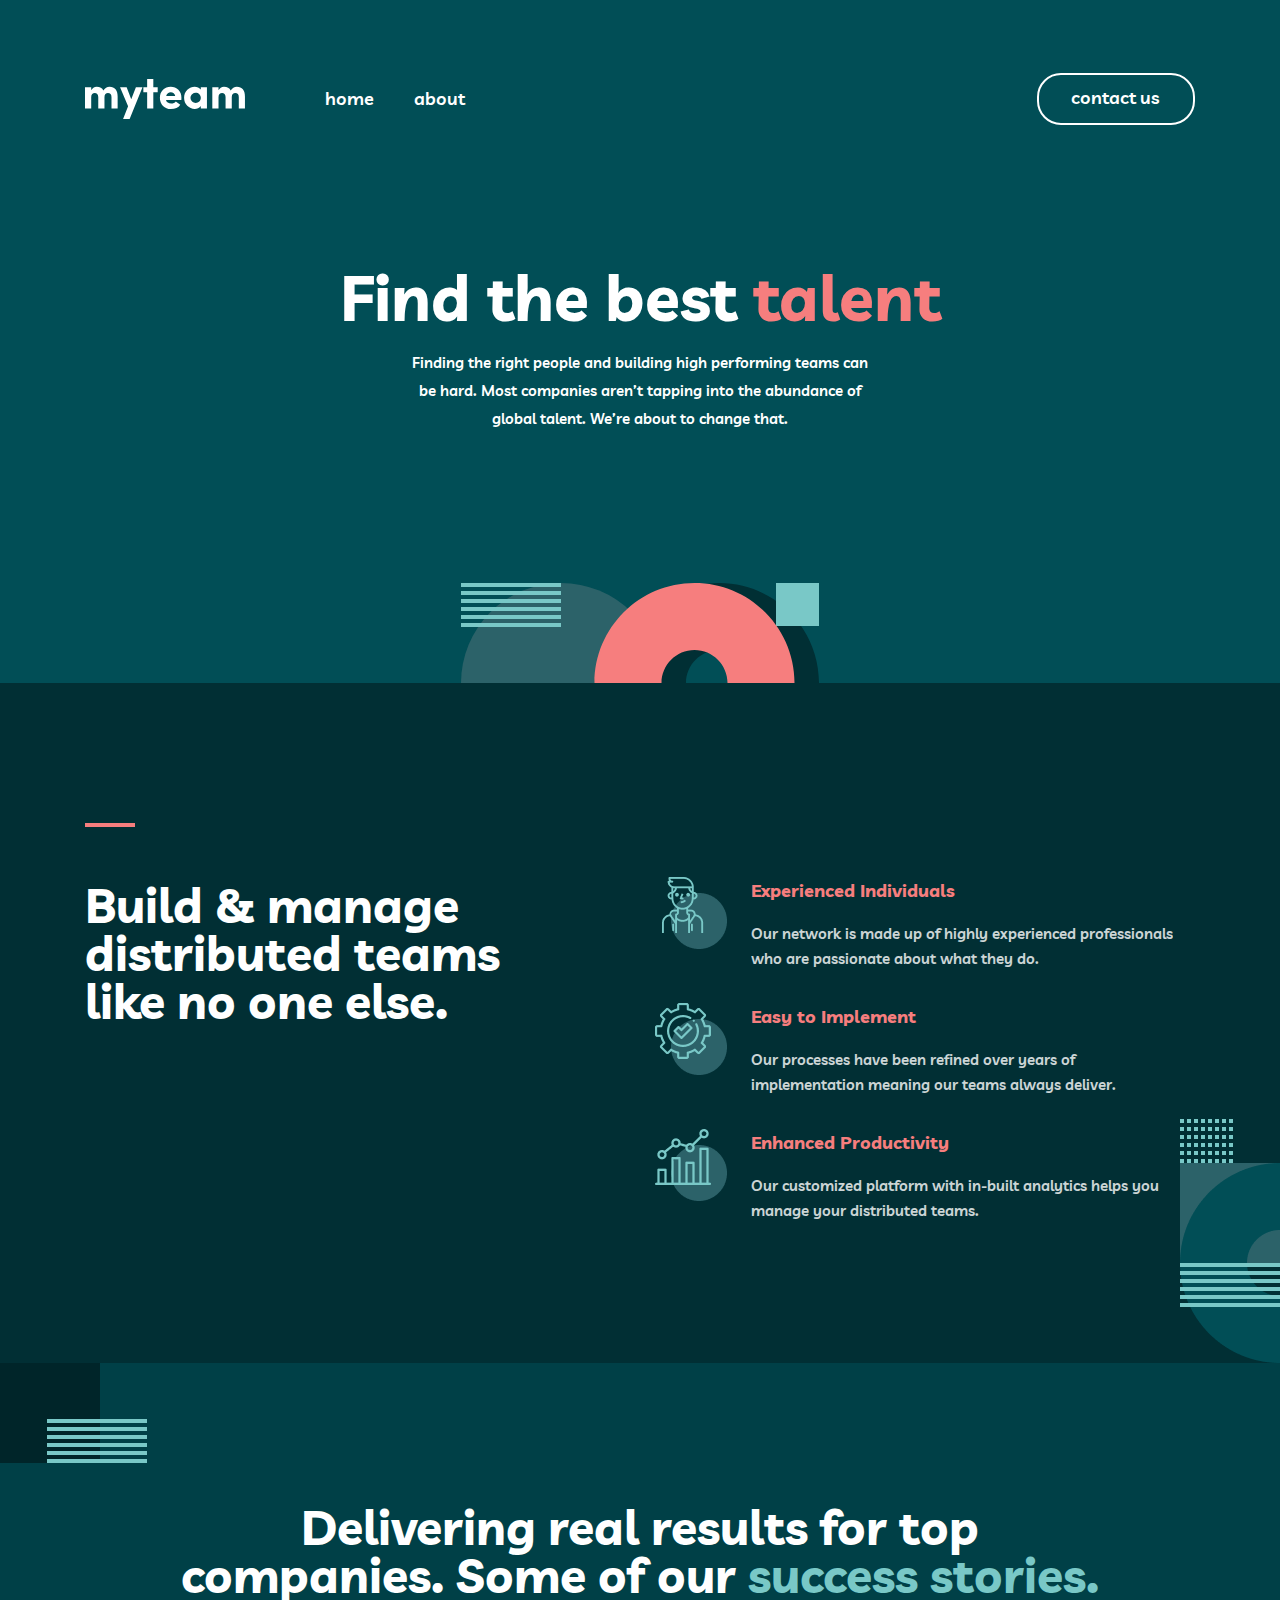
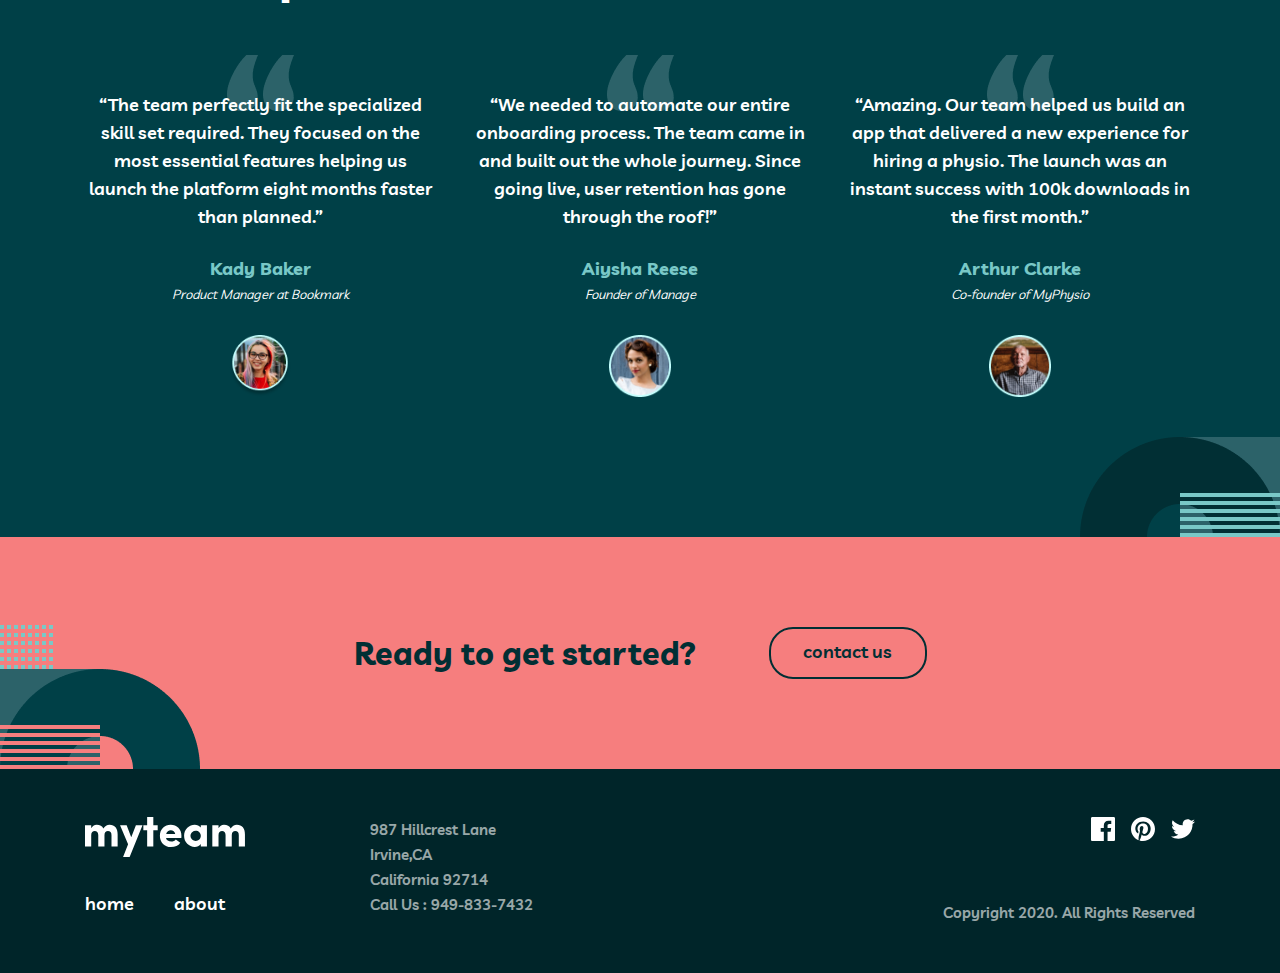
<file: index.html>
<!DOCTYPE html>
<html lang="en">
<head>
  <meta charset="UTF-8">
  <meta http-equiv="X-UA-Compatible" content="IE=edge">
  <meta name="viewport" content="width=device-width, initial-scale=1.0">
  <title>MyTeam</title>
  <link rel="stylesheet" href="./styles/normilize.css">
  <link rel="stylesheet" href="./styles/main.css">
</head>
<body>
  
  <header class="header">

    <div class="container">
      <div class="header-inner">
        <div class="header-box">
          <a href="#">
            <svg class="header-logo" width="160" height="40" viewBox="0 0 160 40" fill="none" xmlns="http://www.w3.org/2000/svg">
              <g id="myteam-logo">
              <path id="myteam" fill-rule="evenodd" clip-rule="evenodd" d="M68.3174 29.5312V13.2143H72.6997V8.19196H68.3174V0H62.1474V8.19196H58.3538V13.2143H62.1474V29.5312H68.3174ZM6.21366 18.2366V29.5312H0V8.19196H6.21366V11.2946C6.72238 10.1935 7.44913 9.32292 8.3939 8.68304C9.41134 8.07292 10.5015 7.76786 11.6642 7.76786C14.9637 7.76786 17.1948 9.01786 18.3576 11.5179C19.8837 8.9881 21.9549 7.72321 24.5712 7.72321C27.1875 7.72321 29.186 8.56399 30.5669 10.2455C31.9477 11.9271 32.6381 14.3155 32.6381 17.4107V29.5312H26.4898V18.1473C26.4898 16.8378 26.1773 15.8036 25.5523 15.0446C24.8983 14.2857 24.0407 13.9062 22.9797 13.9062C21.9186 13.9062 21.0683 14.2634 20.4288 14.9777C19.7892 15.692 19.4695 16.7783 19.4695 18.2366V29.5312H13.2558V18.0134C13.1977 16.7336 12.8561 15.7292 12.2311 15C11.5916 14.2708 10.7631 13.9062 9.74564 13.9062C8.7282 13.9062 7.88517 14.256 7.21657 14.9554C6.54797 15.6548 6.21366 16.7485 6.21366 18.2366ZM57.4981 8.19196L44.6347 40H38.0722L43.0868 27.3438L35.0417 8.19196H41.6478L46.2481 20.2902L50.892 8.19196H57.4981ZM95.2923 25.6473C93.3591 28.5491 90.1833 29.9926 85.7646 29.9777C82.6978 29.9777 80.1106 28.9435 78.003 26.875C75.9245 24.7768 74.8853 22.0833 74.8853 18.7946C74.8853 15.506 75.9245 12.8348 78.003 10.7812C80.0815 8.72768 82.6542 7.70833 85.721 7.72321C88.7879 7.72321 91.3388 8.76488 93.3737 10.8482C95.4085 12.9315 96.4333 15.6399 96.4478 18.9732C96.4478 19.003 96.4187 19.6577 96.3606 20.9375H81.0771C81.1934 22.0685 81.7603 22.9464 82.7777 23.5714C83.7952 24.1964 84.9434 24.5089 86.2225 24.5089C88.2138 24.5089 89.7327 23.8393 90.7792 22.5L95.2923 25.6473ZM90.1905 16.9643H81.1644C81.3969 15.8036 81.9783 14.8958 82.9085 14.2411C83.8097 13.5863 84.7835 13.2738 85.83 13.3036C86.8766 13.3333 87.8286 13.6607 88.6862 14.2857C89.5437 14.9107 90.0452 15.8036 90.1905 16.9643ZM113.088 29.2188C111.911 29.7247 110.785 29.9628 109.709 29.933C106.846 29.933 104.36 28.9062 102.253 26.8527C100.145 24.7991 99.0912 22.128 99.0912 18.8393C99.0912 15.5506 100.181 12.8795 102.362 10.8259C104.542 8.77232 106.991 7.7381 109.709 7.72321C110.814 7.72321 111.947 7.96875 113.11 8.45982C114.273 8.95089 115.167 9.6503 115.792 10.558V8.19196H121.94V29.5312H115.792V27.0982C115.167 28.006 114.266 28.7128 113.088 29.2188ZM110.712 23.9062C109.302 23.9062 108.088 23.4301 107.071 22.4777C106.024 21.5253 105.501 20.3199 105.501 18.8616C105.501 17.4182 106.024 16.2054 107.071 15.2232C108.205 14.256 109.447 13.7723 110.799 13.7723C112.151 13.7723 113.321 14.2485 114.309 15.2009C115.298 16.1533 115.792 17.3735 115.792 18.8616C115.792 20.3497 115.298 21.5625 114.309 22.5C113.321 23.4375 112.122 23.9062 110.712 23.9062ZM133.522 18.2366V29.5312H127.309V8.19196H133.522V11.2946C134.031 10.1935 134.758 9.32292 135.703 8.68304C136.72 8.07292 137.81 7.76786 138.973 7.76786C142.272 7.76786 144.504 9.01786 145.666 11.5179C147.193 8.9881 149.264 7.72321 151.88 7.72321C154.496 7.72321 156.495 8.56399 157.876 10.2455C159.256 11.9271 159.947 14.3155 159.947 17.4107V29.5312H153.799V18.1473C153.799 16.8378 153.486 15.8036 152.861 15.0446C152.207 14.2857 151.35 13.9062 150.288 13.9062C149.227 13.9062 148.377 14.2634 147.738 14.9777C147.098 15.692 146.778 16.7783 146.778 18.2366V29.5312H140.565V18.0134C140.506 16.7336 140.165 15.7292 139.54 15C138.9 14.2708 138.072 13.9062 137.054 13.9062C136.037 13.9062 135.194 14.256 134.525 14.9554C133.857 15.6548 133.522 16.7485 133.522 18.2366Z" fill="white"/>
              </g>
            </svg>
              
          </a>
          
          <nav class="nav">
            <ul class="header-list">
              <li class="header-item">
                <a href="#" class="menu-link">
                  home
                </a>
              </li>
  
              <li class="header-item">
                <a href="#" class="menu-link">
                  about
                </a>
              </li>
            </ul>
          </nav>
        </div>

        <a href="#" class="header-link">
          contact us
        </a>
        
        <button class="header-button">
           <img src="./img/hamburger.png" alt="hamburger" width="20" height="17">
        </button>
      </div>
    </div>
  </header>

  <main>
    <section class="intro">
      <div class="container">
        <div class="intro-inner">
          <h2 class="intro-title">
            Find the best 
            <span class="intro-color">
              talent
            </span>              
          </h2>

          <p class="intro-text">
            Finding the right people and building high performing teams can be hard. Most companies aren’t tapping into the abundance of global talent. We’re about to change that.
          </p>
        </div>
      </div>
    </section>

    <section  class="manage">
      <div class="container">
        <div class="manage-inner">
          <h3 class="manage-title">
            Build & manage distributed teams like no one else.
          </h3>

          <ul class="manage-list">
            <li class="manage-item">
              <p class="manage-name">
                Experienced Individuals
              </p>

              <p class="manage-text">
                Our network is made up of highly experienced professionals who are passionate about what they do.
              </p>
            </li>

            <li class="manage-item">
              <p class="manage-name">
                Easy to Implement
              </p>

              <p class="manage-text">
                Our processes have been refined over years of implementation meaning our teams always deliver.
              </p>  
            </li>

            <li class="manage-item">
              <p class="manage-name">
                Enhanced Productivity
              </p>

              <p class="manage-text">
                Our customized platform with in-built analytics helps you manage your distributed teams.
              </p>
            </li>
          </ul>
        </div>
      </div>
    </section>

    <section class="stories">
      <div class="container">
        <div class="stories-inner">
          <h3 class="stories-heading">
            Delivering real results for top companies. Some of our <span class="stories-heading-span">success
              stories.</span>
          </h3>

          <ul class="stories-list">
            <li class="stories-item">
              <blockquote class="stories-quote">
                “The team perfectly fit the specialized skill set required. They focused on the most essential features
                helping us launch the platform eight months faster than planned.”
              </blockquote>

              <p class="stories-name">Kady Baker</p>
              <p class="stories-position">Product Manager at Bookmark</p>

              <img class="stories-img" src="./img/kady-baker.png" alt="Kady Baker" width="62" height="62">
            </li>
            <li class="stories-item">
              <blockquote class="stories-quote">
                “We needed to automate our entire onboarding process. The team came in and built out the whole journey.
                Since going live, user retention has gone through the roof!”
              </blockquote>

              <p class="stories-name">Aiysha Reese</p>
              <p class="stories-position">Founder of Manage</p>

              <img class="stories-img" src="./img/aiysha-reese.png" alt="Aiysha Reese" width="62" height="62">
            </li>
            <li class="stories-item">
              <blockquote class="stories-quote">
                “Amazing. Our team helped us build an app that delivered a new experience for hiring a physio. The
                launch was an instant success with 100k downloads in the first month.”
              </blockquote>

              <p class="stories-name">Arthur Clarke</p>
              <p class="stories-position">Co-founder of MyPhysio</p>

              <img class="stories-img" src="./img/arthur-clarke.png" alt="Arthur Clarke" width="62" height="62">
            </li>
          </ul>
        </div>
      </div>
    </section>

    <section class="contact">
      <div class="container">
        <div class="contact-inner">
          <h2 class="visually-hidden">Question</h2>
          <p class="contact-text">
            Ready to get started?
          </p>

          <a href="#" class="contact-link">
            contact us
          </a>
        </div>
      </div>
    </section>
  </main>

  <footer class="footer">
    <div class="container">
      <div class="footer-inner">
        <div class="footer-main">
          <div class="footer-box">
            <a href="#">
              <svg class="footer-logo" width="160" height="40" viewBox="0 0 160 40" fill="none" xmlns="http://www.w3.org/2000/svg">
                <g id="mlogo">
                <path id="logo" fill-rule="evenodd" clip-rule="evenodd" d="M68.3174 29.5312V13.2143H72.6997V8.19196H68.3174V0H62.1474V8.19196H58.3538V13.2143H62.1474V29.5312H68.3174ZM6.21366 18.2366V29.5312H0V8.19196H6.21366V11.2946C6.72238 10.1935 7.44913 9.32292 8.3939 8.68304C9.41134 8.07292 10.5015 7.76786 11.6642 7.76786C14.9637 7.76786 17.1948 9.01786 18.3576 11.5179C19.8837 8.9881 21.9549 7.72321 24.5712 7.72321C27.1875 7.72321 29.186 8.56399 30.5669 10.2455C31.9477 11.9271 32.6381 14.3155 32.6381 17.4107V29.5312H26.4898V18.1473C26.4898 16.8378 26.1773 15.8036 25.5523 15.0446C24.8983 14.2857 24.0407 13.9062 22.9797 13.9062C21.9186 13.9062 21.0683 14.2634 20.4288 14.9777C19.7892 15.692 19.4695 16.7783 19.4695 18.2366V29.5312H13.2558V18.0134C13.1977 16.7336 12.8561 15.7292 12.2311 15C11.5916 14.2708 10.7631 13.9062 9.74564 13.9062C8.7282 13.9062 7.88517 14.256 7.21657 14.9554C6.54797 15.6548 6.21366 16.7485 6.21366 18.2366ZM57.4981 8.19196L44.6347 40H38.0722L43.0868 27.3438L35.0417 8.19196H41.6478L46.2481 20.2902L50.892 8.19196H57.4981ZM95.2923 25.6473C93.3591 28.5491 90.1833 29.9926 85.7646 29.9777C82.6978 29.9777 80.1106 28.9435 78.003 26.875C75.9245 24.7768 74.8853 22.0833 74.8853 18.7946C74.8853 15.506 75.9245 12.8348 78.003 10.7812C80.0815 8.72768 82.6542 7.70833 85.721 7.72321C88.7879 7.72321 91.3388 8.76488 93.3737 10.8482C95.4085 12.9315 96.4333 15.6399 96.4478 18.9732C96.4478 19.003 96.4187 19.6577 96.3606 20.9375H81.0771C81.1934 22.0685 81.7603 22.9464 82.7777 23.5714C83.7952 24.1964 84.9434 24.5089 86.2225 24.5089C88.2138 24.5089 89.7327 23.8393 90.7792 22.5L95.2923 25.6473ZM90.1905 16.9643H81.1644C81.3969 15.8036 81.9783 14.8958 82.9085 14.2411C83.8097 13.5863 84.7835 13.2738 85.83 13.3036C86.8766 13.3333 87.8286 13.6607 88.6862 14.2857C89.5437 14.9107 90.0452 15.8036 90.1905 16.9643ZM113.088 29.2188C111.911 29.7247 110.785 29.9628 109.709 29.933C106.846 29.933 104.36 28.9062 102.253 26.8527C100.145 24.7991 99.0912 22.128 99.0912 18.8393C99.0912 15.5506 100.181 12.8795 102.362 10.8259C104.542 8.77232 106.991 7.7381 109.709 7.72321C110.814 7.72321 111.947 7.96875 113.11 8.45982C114.273 8.95089 115.167 9.6503 115.792 10.558V8.19196H121.94V29.5312H115.792V27.0982C115.167 28.006 114.266 28.7128 113.088 29.2188ZM110.712 23.9062C109.302 23.9062 108.088 23.4301 107.071 22.4777C106.024 21.5253 105.501 20.3199 105.501 18.8616C105.501 17.4182 106.024 16.2054 107.071 15.2232C108.205 14.256 109.447 13.7723 110.799 13.7723C112.151 13.7723 113.321 14.2485 114.309 15.2009C115.298 16.1533 115.792 17.3735 115.792 18.8616C115.792 20.3497 115.298 21.5625 114.309 22.5C113.321 23.4375 112.122 23.9062 110.712 23.9062ZM133.522 18.2366V29.5312H127.309V8.19196H133.522V11.2946C134.031 10.1935 134.758 9.32292 135.703 8.68304C136.72 8.07292 137.81 7.76786 138.973 7.76786C142.272 7.76786 144.504 9.01786 145.666 11.5179C147.193 8.9881 149.264 7.72321 151.88 7.72321C154.496 7.72321 156.495 8.56399 157.876 10.2455C159.256 11.9271 159.947 14.3155 159.947 17.4107V29.5312H153.799V18.1473C153.799 16.8378 153.486 15.8036 152.861 15.0446C152.207 14.2857 151.35 13.9062 150.288 13.9062C149.227 13.9062 148.377 14.2634 147.738 14.9777C147.098 15.692 146.778 16.7783 146.778 18.2366V29.5312H140.565V18.0134C140.506 16.7336 140.165 15.7292 139.54 15C138.9 14.2708 138.072 13.9062 137.054 13.9062C136.037 13.9062 135.194 14.256 134.525 14.9554C133.857 15.6548 133.522 16.7485 133.522 18.2366Z" fill="white"/>
                </g>
              </svg>
                
            </a>
            
            <ul class="footer-list">
              <li class="footer-item">
                <a href="#" class="menu-link">
                  home
                </a>
              </li>
  
              <li class="footer-item">
                <a href="#" class="menu-link">
                  about
                </a>
              </li>
            </ul>
          </div>
  
          <p class="footer-info">
            <span class="info-span">
              987  Hillcrest Lane
            </span>
            
            <span class="info-span">
              Irvine,CA
            </span>

            <span class="info-span">
              California 92714
            </span>

            <span class="info-span"> 
              Call Us : 949-833-7432
            </span>  
          </p>
        </div>

        <div class="footer-logos">
          <ul class="logos-list">
            <li class="logos-item">
              <a href="https://www.facebook.com/" class="logos-link">
                <svg class="logos" width="24" height="24" viewBox="0 0 24 24" fill="none" xmlns="http://www.w3.org/2000/svg">
                  <path d="M22.675 0H1.325C0.593 0 0 0.593 0 1.325V22.676C0 23.407 0.593 24 1.325 24H12.82V14.706H9.692V11.084H12.82V8.413C12.82 5.313 14.713 3.625 17.479 3.625C18.804 3.625 19.942 3.724 20.274 3.768V7.008L18.356 7.009C16.852 7.009 16.561 7.724 16.561 8.772V11.085H20.148L19.681 14.707H16.561V24H22.677C23.407 24 24 23.407 24 22.675V1.325C24 0.593 23.407 0 22.675 0Z" fill="white"/>
                  </svg>
              </a>
            </li>

            <li class="logos-item">
              <a href="https://www.pinterest.com/" class="logos-link">
                <svg class="logos" width="24" height="24" viewBox="0 0 24 24" fill="none" xmlns="http://www.w3.org/2000/svg">
                  <path id="Path2" d="M12 0C5.373 0 0 5.372 0 12C0 17.084 3.163 21.426 7.627 23.174C7.522 22.225 7.427 20.769 7.669 19.733C7.887 18.796 9.076 13.768 9.076 13.768C9.076 13.768 8.717 13.049 8.717 11.986C8.717 10.318 9.684 9.072 10.888 9.072C11.911 9.072 12.406 9.841 12.406 10.762C12.406 11.791 11.751 13.33 11.412 14.757C11.129 15.951 12.011 16.926 13.189 16.926C15.322 16.926 16.961 14.677 16.961 11.431C16.961 8.558 14.897 6.549 11.949 6.549C8.535 6.549 6.531 9.11 6.531 11.756C6.531 12.787 6.928 13.894 7.424 14.494C7.522 14.613 7.536 14.718 7.507 14.839L7.174 16.199C7.121 16.419 7 16.466 6.772 16.36C5.273 15.662 4.336 13.471 4.336 11.711C4.336 7.926 7.086 4.449 12.265 4.449C16.428 4.449 19.663 7.416 19.663 11.38C19.663 15.516 17.056 18.844 13.436 18.844C12.22 18.844 11.077 18.213 10.686 17.466L9.938 20.319C9.667 21.362 8.936 22.669 8.446 23.465C9.57 23.812 10.763 24 12 24C18.627 24 24 18.627 24 12C24 5.372 18.627 0 12 0Z" fill="white"/>
                  </svg>
              </a>
            </li>

            <li class="logos-item">
              <a href="https://twitter.com/?lang=en" class="logos-link">
                <svg class="logos" width="24" height="20" viewBox="0 0 24 20" fill="none" xmlns="http://www.w3.org/2000/svg">
                  <path id="Path3" d="M24 2.55699C23.117 2.94899 22.168 3.21299 21.172 3.33199C22.189 2.72299 22.97 1.75799 23.337 0.607986C22.386 1.17199 21.332 1.58199 20.21 1.80299C19.313 0.845986 18.032 0.247986 16.616 0.247986C13.437 0.247986 11.101 3.21399 11.819 6.29299C7.728 6.08799 4.1 4.12799 1.671 1.14899C0.381 3.36199 1.002 6.25699 3.194 7.72299C2.388 7.69699 1.628 7.47599 0.965 7.10699C0.911 9.38799 2.546 11.522 4.914 11.997C4.221 12.185 3.462 12.229 2.69 12.081C3.316 14.037 5.134 15.46 7.29 15.5C5.22 17.123 2.612 17.848 0 17.54C2.179 18.937 4.768 19.752 7.548 19.752C16.69 19.752 21.855 12.031 21.543 5.10599C22.505 4.41099 23.34 3.54399 24 2.55699Z" fill="white"/>
                  </svg>
              </a>
            </li>
          </ul>

          <p class="logos-text">
            Copyright 2020. All Rights Reserved
          </p>
        </div>
      </div>
    </div>
  </footer>
</body>
</html>
</file>
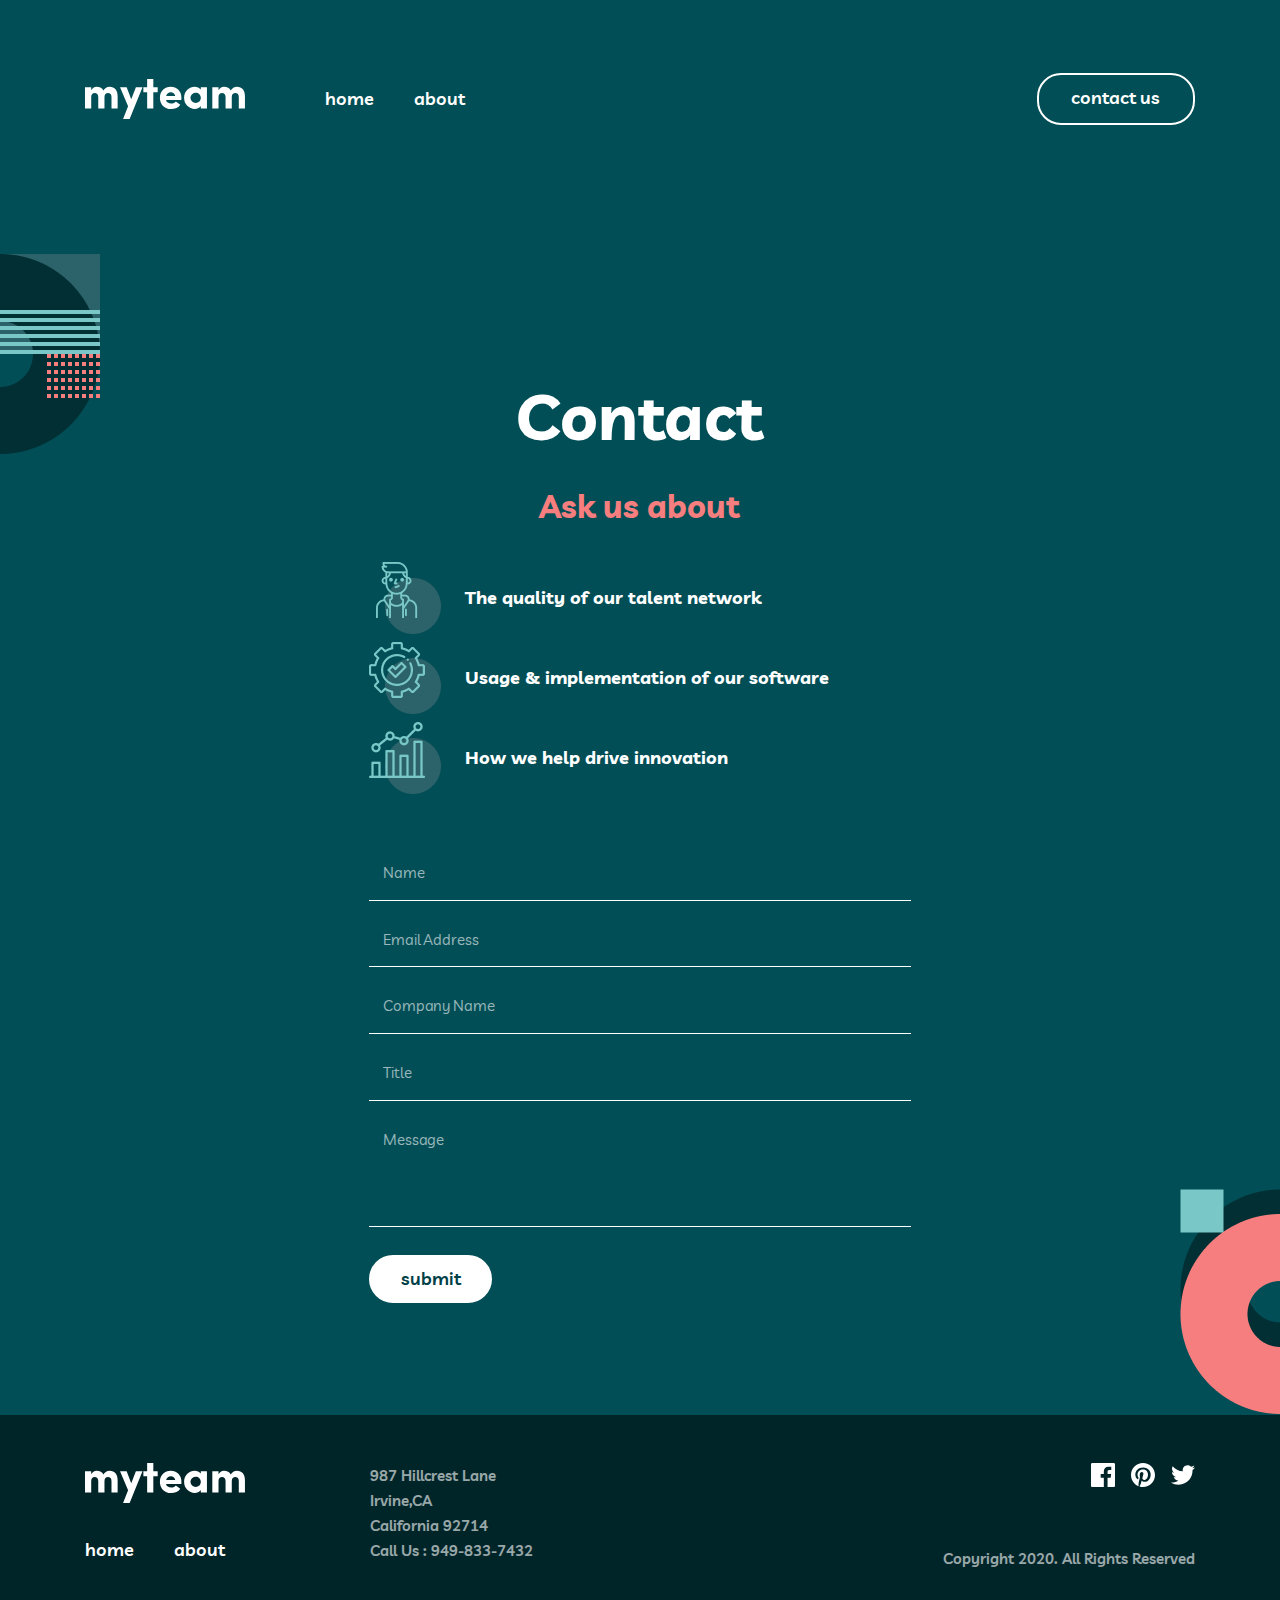
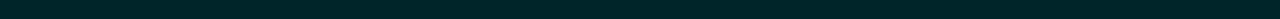
<file: contact.html>
<!DOCTYPE html>
<html lang="en">
<head>
  <meta charset="UTF-8">
  <meta http-equiv="X-UA-Compatible" content="IE=edge">
  <meta name="viewport" content="width=device-width, initial-scale=1.0">
  <title>Contact</title>
  <link rel="stylesheet" href="./styles/normilize.css">
  <link rel="stylesheet" href="./styles/contact.css">
</head>
<body>
  
  <header class="header">

    <div class="container">
      <div class="header-inner">
        <div class="header-box">
          <a href="#">
            <svg class="header-logo" width="160" height="40" viewBox="0 0 160 40" fill="none" xmlns="http://www.w3.org/2000/svg">
              <g id="myteam-logo">
              <path id="myteam" fill-rule="evenodd" clip-rule="evenodd" d="M68.3174 29.5312V13.2143H72.6997V8.19196H68.3174V0H62.1474V8.19196H58.3538V13.2143H62.1474V29.5312H68.3174ZM6.21366 18.2366V29.5312H0V8.19196H6.21366V11.2946C6.72238 10.1935 7.44913 9.32292 8.3939 8.68304C9.41134 8.07292 10.5015 7.76786 11.6642 7.76786C14.9637 7.76786 17.1948 9.01786 18.3576 11.5179C19.8837 8.9881 21.9549 7.72321 24.5712 7.72321C27.1875 7.72321 29.186 8.56399 30.5669 10.2455C31.9477 11.9271 32.6381 14.3155 32.6381 17.4107V29.5312H26.4898V18.1473C26.4898 16.8378 26.1773 15.8036 25.5523 15.0446C24.8983 14.2857 24.0407 13.9062 22.9797 13.9062C21.9186 13.9062 21.0683 14.2634 20.4288 14.9777C19.7892 15.692 19.4695 16.7783 19.4695 18.2366V29.5312H13.2558V18.0134C13.1977 16.7336 12.8561 15.7292 12.2311 15C11.5916 14.2708 10.7631 13.9062 9.74564 13.9062C8.7282 13.9062 7.88517 14.256 7.21657 14.9554C6.54797 15.6548 6.21366 16.7485 6.21366 18.2366ZM57.4981 8.19196L44.6347 40H38.0722L43.0868 27.3438L35.0417 8.19196H41.6478L46.2481 20.2902L50.892 8.19196H57.4981ZM95.2923 25.6473C93.3591 28.5491 90.1833 29.9926 85.7646 29.9777C82.6978 29.9777 80.1106 28.9435 78.003 26.875C75.9245 24.7768 74.8853 22.0833 74.8853 18.7946C74.8853 15.506 75.9245 12.8348 78.003 10.7812C80.0815 8.72768 82.6542 7.70833 85.721 7.72321C88.7879 7.72321 91.3388 8.76488 93.3737 10.8482C95.4085 12.9315 96.4333 15.6399 96.4478 18.9732C96.4478 19.003 96.4187 19.6577 96.3606 20.9375H81.0771C81.1934 22.0685 81.7603 22.9464 82.7777 23.5714C83.7952 24.1964 84.9434 24.5089 86.2225 24.5089C88.2138 24.5089 89.7327 23.8393 90.7792 22.5L95.2923 25.6473ZM90.1905 16.9643H81.1644C81.3969 15.8036 81.9783 14.8958 82.9085 14.2411C83.8097 13.5863 84.7835 13.2738 85.83 13.3036C86.8766 13.3333 87.8286 13.6607 88.6862 14.2857C89.5437 14.9107 90.0452 15.8036 90.1905 16.9643ZM113.088 29.2188C111.911 29.7247 110.785 29.9628 109.709 29.933C106.846 29.933 104.36 28.9062 102.253 26.8527C100.145 24.7991 99.0912 22.128 99.0912 18.8393C99.0912 15.5506 100.181 12.8795 102.362 10.8259C104.542 8.77232 106.991 7.7381 109.709 7.72321C110.814 7.72321 111.947 7.96875 113.11 8.45982C114.273 8.95089 115.167 9.6503 115.792 10.558V8.19196H121.94V29.5312H115.792V27.0982C115.167 28.006 114.266 28.7128 113.088 29.2188ZM110.712 23.9062C109.302 23.9062 108.088 23.4301 107.071 22.4777C106.024 21.5253 105.501 20.3199 105.501 18.8616C105.501 17.4182 106.024 16.2054 107.071 15.2232C108.205 14.256 109.447 13.7723 110.799 13.7723C112.151 13.7723 113.321 14.2485 114.309 15.2009C115.298 16.1533 115.792 17.3735 115.792 18.8616C115.792 20.3497 115.298 21.5625 114.309 22.5C113.321 23.4375 112.122 23.9062 110.712 23.9062ZM133.522 18.2366V29.5312H127.309V8.19196H133.522V11.2946C134.031 10.1935 134.758 9.32292 135.703 8.68304C136.72 8.07292 137.81 7.76786 138.973 7.76786C142.272 7.76786 144.504 9.01786 145.666 11.5179C147.193 8.9881 149.264 7.72321 151.88 7.72321C154.496 7.72321 156.495 8.56399 157.876 10.2455C159.256 11.9271 159.947 14.3155 159.947 17.4107V29.5312H153.799V18.1473C153.799 16.8378 153.486 15.8036 152.861 15.0446C152.207 14.2857 151.35 13.9062 150.288 13.9062C149.227 13.9062 148.377 14.2634 147.738 14.9777C147.098 15.692 146.778 16.7783 146.778 18.2366V29.5312H140.565V18.0134C140.506 16.7336 140.165 15.7292 139.54 15C138.9 14.2708 138.072 13.9062 137.054 13.9062C136.037 13.9062 135.194 14.256 134.525 14.9554C133.857 15.6548 133.522 16.7485 133.522 18.2366Z" fill="white"/>
              </g>
            </svg>
              
          </a>
          
          <nav class="nav">
            <ul class="header-list">
              <li class="header-item">
                <a href="./index.html" class="menu-link">
                  home
                </a>
              </li>
  
              <li class="header-item">
                <a href="#" class="menu-link">
                  about
                </a>
              </li>
            </ul>
          </nav>
        </div>

        <a href="./contact.html" class="header-link">
          contact us
        </a>
        
        <button class="header-button">
           <img src="./img/hamburger.png" alt="hamburger" width="20" height="17">
        </button>
      </div>
    </div>
  </header>
  
  <main>
    <section class="contact">
      <div class="container">
        <div class="contact__inner">
          <div class="contact__box">
            <h2 class="contact__title">
              Contact
            </h2>

            <p class="contact__text">
              Ask us about 
            </p>

            <ul class="contact__list">
              <li class="contact__item">
                <p class="contact__item-text">
                  The quality of our talent network
                </p>
              </li>
  
              <li class="contact__item">
                <p class="contact__item-text">
                  Usage & implementation of our software
                </p>
              </li>
  
              <li class="contact__item">
                <p class="contact__item-text">
                  How we help drive innovation
                </p>
              </li>
            </ul>
          </div>

          <form class="contact__form" action="https://echo.htmlacademy.ru" method="post">
            <label class="contact__label">
              <input type="text" class="contact__input" placeholder="Name" name="user_name" autocomplete="off" required>
            </label>
           
            <label class="contact__label">
              <input type="email" class="contact__input" name="user_email" placeholder="Email Address" autocomplete="off" required>
            </label>

            <label class="contact__label">
              <input type="text" class="contact__input" name="user_company-name" placeholder="Company Name" autocomplete="off" required>
            </label>

            <label class="contact__label">
              <input type="text" class="contact__input" name="user_title" placeholder="Title" autocomplete="off" required>
            </label> 

            <label class="contact__label">
              <textarea class="contact__textarea" name="user_text" placeholder="Message" autocomplete="off" required></textarea>
            </label>

            <button class="contact__button" type="submit">
              submit
            </button>

          </form>
        </div>
      </div>
    </section>
  </main>

  <footer class="footer">
    <div class="container">
      <div class="footer-inner">
        <div class="footer-main">
          <div class="footer-box">
            <a href="#">
              <svg class="footer-logo" width="160" height="40" viewBox="0 0 160 40" fill="none" xmlns="http://www.w3.org/2000/svg">
                <g id="mlogo">
                <path id="logo" fill-rule="evenodd" clip-rule="evenodd" d="M68.3174 29.5312V13.2143H72.6997V8.19196H68.3174V0H62.1474V8.19196H58.3538V13.2143H62.1474V29.5312H68.3174ZM6.21366 18.2366V29.5312H0V8.19196H6.21366V11.2946C6.72238 10.1935 7.44913 9.32292 8.3939 8.68304C9.41134 8.07292 10.5015 7.76786 11.6642 7.76786C14.9637 7.76786 17.1948 9.01786 18.3576 11.5179C19.8837 8.9881 21.9549 7.72321 24.5712 7.72321C27.1875 7.72321 29.186 8.56399 30.5669 10.2455C31.9477 11.9271 32.6381 14.3155 32.6381 17.4107V29.5312H26.4898V18.1473C26.4898 16.8378 26.1773 15.8036 25.5523 15.0446C24.8983 14.2857 24.0407 13.9062 22.9797 13.9062C21.9186 13.9062 21.0683 14.2634 20.4288 14.9777C19.7892 15.692 19.4695 16.7783 19.4695 18.2366V29.5312H13.2558V18.0134C13.1977 16.7336 12.8561 15.7292 12.2311 15C11.5916 14.2708 10.7631 13.9062 9.74564 13.9062C8.7282 13.9062 7.88517 14.256 7.21657 14.9554C6.54797 15.6548 6.21366 16.7485 6.21366 18.2366ZM57.4981 8.19196L44.6347 40H38.0722L43.0868 27.3438L35.0417 8.19196H41.6478L46.2481 20.2902L50.892 8.19196H57.4981ZM95.2923 25.6473C93.3591 28.5491 90.1833 29.9926 85.7646 29.9777C82.6978 29.9777 80.1106 28.9435 78.003 26.875C75.9245 24.7768 74.8853 22.0833 74.8853 18.7946C74.8853 15.506 75.9245 12.8348 78.003 10.7812C80.0815 8.72768 82.6542 7.70833 85.721 7.72321C88.7879 7.72321 91.3388 8.76488 93.3737 10.8482C95.4085 12.9315 96.4333 15.6399 96.4478 18.9732C96.4478 19.003 96.4187 19.6577 96.3606 20.9375H81.0771C81.1934 22.0685 81.7603 22.9464 82.7777 23.5714C83.7952 24.1964 84.9434 24.5089 86.2225 24.5089C88.2138 24.5089 89.7327 23.8393 90.7792 22.5L95.2923 25.6473ZM90.1905 16.9643H81.1644C81.3969 15.8036 81.9783 14.8958 82.9085 14.2411C83.8097 13.5863 84.7835 13.2738 85.83 13.3036C86.8766 13.3333 87.8286 13.6607 88.6862 14.2857C89.5437 14.9107 90.0452 15.8036 90.1905 16.9643ZM113.088 29.2188C111.911 29.7247 110.785 29.9628 109.709 29.933C106.846 29.933 104.36 28.9062 102.253 26.8527C100.145 24.7991 99.0912 22.128 99.0912 18.8393C99.0912 15.5506 100.181 12.8795 102.362 10.8259C104.542 8.77232 106.991 7.7381 109.709 7.72321C110.814 7.72321 111.947 7.96875 113.11 8.45982C114.273 8.95089 115.167 9.6503 115.792 10.558V8.19196H121.94V29.5312H115.792V27.0982C115.167 28.006 114.266 28.7128 113.088 29.2188ZM110.712 23.9062C109.302 23.9062 108.088 23.4301 107.071 22.4777C106.024 21.5253 105.501 20.3199 105.501 18.8616C105.501 17.4182 106.024 16.2054 107.071 15.2232C108.205 14.256 109.447 13.7723 110.799 13.7723C112.151 13.7723 113.321 14.2485 114.309 15.2009C115.298 16.1533 115.792 17.3735 115.792 18.8616C115.792 20.3497 115.298 21.5625 114.309 22.5C113.321 23.4375 112.122 23.9062 110.712 23.9062ZM133.522 18.2366V29.5312H127.309V8.19196H133.522V11.2946C134.031 10.1935 134.758 9.32292 135.703 8.68304C136.72 8.07292 137.81 7.76786 138.973 7.76786C142.272 7.76786 144.504 9.01786 145.666 11.5179C147.193 8.9881 149.264 7.72321 151.88 7.72321C154.496 7.72321 156.495 8.56399 157.876 10.2455C159.256 11.9271 159.947 14.3155 159.947 17.4107V29.5312H153.799V18.1473C153.799 16.8378 153.486 15.8036 152.861 15.0446C152.207 14.2857 151.35 13.9062 150.288 13.9062C149.227 13.9062 148.377 14.2634 147.738 14.9777C147.098 15.692 146.778 16.7783 146.778 18.2366V29.5312H140.565V18.0134C140.506 16.7336 140.165 15.7292 139.54 15C138.9 14.2708 138.072 13.9062 137.054 13.9062C136.037 13.9062 135.194 14.256 134.525 14.9554C133.857 15.6548 133.522 16.7485 133.522 18.2366Z" fill="white"/>
                </g>
              </svg>
                
            </a>
            
            <ul class="footer-list">
              <li class="footer-item">
                <a href="#" class="menu-link">
                  home
                </a>
              </li>
  
              <li class="footer-item">
                <a href="#" class="menu-link">
                  about
                </a>
              </li>
            </ul>
          </div>
  
          <p class="footer-info">
            <span class="info-span">
              987  Hillcrest Lane
            </span>
            
            <span class="info-span">
              Irvine,CA
            </span>

            <span class="info-span">
              California 92714
            </span>

            <span class="info-span"> 
              Call Us : 949-833-7432
            </span>  
          </p>
        </div>

        <div class="footer-logos">
          <ul class="logos-list">
            <li class="logos-item">
              <a href="https://www.facebook.com/" class="logos-link">
                <svg class="logos" width="24" height="24" viewBox="0 0 24 24" fill="none" xmlns="http://www.w3.org/2000/svg">
                  <path d="M22.675 0H1.325C0.593 0 0 0.593 0 1.325V22.676C0 23.407 0.593 24 1.325 24H12.82V14.706H9.692V11.084H12.82V8.413C12.82 5.313 14.713 3.625 17.479 3.625C18.804 3.625 19.942 3.724 20.274 3.768V7.008L18.356 7.009C16.852 7.009 16.561 7.724 16.561 8.772V11.085H20.148L19.681 14.707H16.561V24H22.677C23.407 24 24 23.407 24 22.675V1.325C24 0.593 23.407 0 22.675 0Z" fill="white"/>
                  </svg>
              </a>
            </li>

            <li class="logos-item">
              <a href="https://www.pinterest.com/" class="logos-link">
                <svg class="logos" width="24" height="24" viewBox="0 0 24 24" fill="none" xmlns="http://www.w3.org/2000/svg">
                  <path id="Path2" d="M12 0C5.373 0 0 5.372 0 12C0 17.084 3.163 21.426 7.627 23.174C7.522 22.225 7.427 20.769 7.669 19.733C7.887 18.796 9.076 13.768 9.076 13.768C9.076 13.768 8.717 13.049 8.717 11.986C8.717 10.318 9.684 9.072 10.888 9.072C11.911 9.072 12.406 9.841 12.406 10.762C12.406 11.791 11.751 13.33 11.412 14.757C11.129 15.951 12.011 16.926 13.189 16.926C15.322 16.926 16.961 14.677 16.961 11.431C16.961 8.558 14.897 6.549 11.949 6.549C8.535 6.549 6.531 9.11 6.531 11.756C6.531 12.787 6.928 13.894 7.424 14.494C7.522 14.613 7.536 14.718 7.507 14.839L7.174 16.199C7.121 16.419 7 16.466 6.772 16.36C5.273 15.662 4.336 13.471 4.336 11.711C4.336 7.926 7.086 4.449 12.265 4.449C16.428 4.449 19.663 7.416 19.663 11.38C19.663 15.516 17.056 18.844 13.436 18.844C12.22 18.844 11.077 18.213 10.686 17.466L9.938 20.319C9.667 21.362 8.936 22.669 8.446 23.465C9.57 23.812 10.763 24 12 24C18.627 24 24 18.627 24 12C24 5.372 18.627 0 12 0Z" fill="white"/>
                  </svg>
              </a>
            </li>

            <li class="logos-item">
              <a href="https://twitter.com/?lang=en" class="logos-link">
                <svg class="logos" width="24" height="20" viewBox="0 0 24 20" fill="none" xmlns="http://www.w3.org/2000/svg">
                  <path id="Path3" d="M24 2.55699C23.117 2.94899 22.168 3.21299 21.172 3.33199C22.189 2.72299 22.97 1.75799 23.337 0.607986C22.386 1.17199 21.332 1.58199 20.21 1.80299C19.313 0.845986 18.032 0.247986 16.616 0.247986C13.437 0.247986 11.101 3.21399 11.819 6.29299C7.728 6.08799 4.1 4.12799 1.671 1.14899C0.381 3.36199 1.002 6.25699 3.194 7.72299C2.388 7.69699 1.628 7.47599 0.965 7.10699C0.911 9.38799 2.546 11.522 4.914 11.997C4.221 12.185 3.462 12.229 2.69 12.081C3.316 14.037 5.134 15.46 7.29 15.5C5.22 17.123 2.612 17.848 0 17.54C2.179 18.937 4.768 19.752 7.548 19.752C16.69 19.752 21.855 12.031 21.543 5.10599C22.505 4.41099 23.34 3.54399 24 2.55699Z" fill="white"/>
                  </svg>
              </a>
            </li>
          </ul>

          <p class="logos-text">
            Copyright 2020. All Rights Reserved
          </p>
        </div>
      </div>
    </div>
  </footer>

</body>
</html>
</file>
<file: styles/main.css>
/* livvic-regular - latin */
@font-face {
  font-family: 'Livvic';
  font-style: normal;
  font-weight: 400;
  src: local(''),
       url('../fonts/livvic-v13-latin-regular.woff2') format('woff2'), /* Chrome 26+, Opera 23+, Firefox 39+ */
       url('../fonts/livvic-v13-latin-regular.woff') format('woff'); /* Chrome 6+, Firefox 3.6+, IE 9+, Safari 5.1+ */
}
/* livvic-600 - latin */
@font-face {
  font-family: 'Livvic';
  font-style: normal;
  font-weight: 600;
  src: local(''),
       url('../fonts/livvic-v13-latin-600.woff2') format('woff2'), /* Chrome 26+, Opera 23+, Firefox 39+ */
       url('../fonts/livvic-v13-latin-600.woff') format('woff'); /* Chrome 6+, Firefox 3.6+, IE 9+, Safari 5.1+ */
}
/* livvic-700 - latin */
@font-face {
  font-family: 'Livvic';
  font-style: normal;
  font-weight: 700;
  src: local(''),
       url('../fonts/livvic-v13-latin-700.woff2') format('woff2'), /* Chrome 26+, Opera 23+, Firefox 39+ */
       url('../fonts/livvic-v13-latin-700.woff') format('woff'); /* Chrome 6+, Firefox 3.6+, IE 9+, Safari 5.1+ */
}
*,
*::before,
*::after{
  box-sizing: border-box;
}
img{
   vertical-align: middle;
}
body{
  font-family: 'Livvic';
  font-style: normal;
  font-weight: 600;
  font-size: 18px;
  line-height: 28px;
  color: #FFFFFF;
}
.container{
   width: 100%;
   max-width: 1158px;
   padding: 0px 24px;
   margin: 0px auto;
}
h1, h2, h3, h4, h5, h6, ul, p{
   margin: 0px;
   padding: 0px;
}
.visually-hidden {
  position: absolute;
  width: 1px;
  height: 1px;
  margin: -1px;
  padding: 0;
  overflow: hidden;
  border: 0;
  clip: rect(0 0 0 0);
}

.header{
  background-color: #014E56;
  padding-top: 73px;
  padding-bottom: 129px;
}
.header-inner{
  display: flex;
  align-items: center;
  justify-content: space-between;
}
.header-box{
  width: 100%;
  max-width: 380px;
  display: flex;
  align-items: center;
}
.nav{
  display: flex;
  align-items: center;
}
.header-logo{
  width: 160px;
  height: 40px;
  margin-right: 80px;
  vertical-align: middle;
}
.header-logo:hover path{
  fill: #F67E7E;
}
.header-list{
  width: 100%;
  max-width: 140px;
  display: flex;
  align-items: center;
  list-style: none;
}
.header-item:nth-child(1){
  margin-right: 40px;
}
.menu-link{
  font-family: 'Livvic';
  font-style: normal;
  font-weight: 600;
  font-size: 18px;
  line-height: 28px;
  color: #FFFFFF;
  text-decoration: none;
}
.menu-link:hover{
  color: #F67E7E;
}
.menu-link:active{
  opacity: 0.6;
}
.header-link{
  font-family: 'Livvic';
  font-style: normal;
  font-weight: 600;
  font-size: 18px;
  line-height: 28px;
  color: #FFFFFF;
  border: 2px solid #FFFFFF;
  text-decoration: none;
  border-radius: 24px;
  padding: 9px 33px 11px 32px;
}
.header-link:hover{
  color: #002529;
  background: #FFFFFF;
  border: 2px solid #FFFFFF;
}
.header-link:active{
  opacity: 0.6;
}
.header-button{
  display: none;
  border: none;
  background-color: transparent;
}
@media only screen and (max-width: 720px){
  .header-inner{
    width: 100%;
    max-width: 689px;
  }
}
@media only screen and (max-width: 600px){
   .nav{
    display: none;
   }
   .header-link{
    display: none;
   }
   .header-button{
    display: block;
   }
}


.intro{
  padding-bottom: 250px;
  background-color: #014E56;
  background-image: url(../img/background1.png),url(../img/background2.svg);
  background-repeat: no-repeat;
  background-size: auto;
  background-position: 0% 0px, 85% 100%;
  padding-top: 15px;
}
.intro-inner{
  display: flex;
  align-items: center;
  justify-content: space-between;
}
.intro-title{
  max-width: 635px;
  width: 100%;
  font-family: 'Livvic';
  font-style: normal;
  font-weight: 700;
  font-size: 100px;
  line-height: 100px;
  color: #FFFFFF;
}
.intro-color{
  color: #F67E7E;
}
.intro-text{
  width: 100%;
  max-width: 445px;
}
.intro-text::before{
  display: block;
  width: 50px;
  height: 4px;
  background-color: #79C8C7;
  content: "";
  margin-bottom: 79px;
}
@media only screen and (max-width: 1420px){
  .intro{
    background-image:url(../img/background2.svg);
    background-position:50% 100%;
  }
  .intro-inner{
    display: flex;
    flex-direction: column;
    align-items: center;
    justify-content: center;
    text-align: center;
}
  .menu-link{
    font-family: 'Livvic';
    font-style: normal;
    font-weight: 600;
    font-size: 18px;
    line-height: 28px;
    color: #FFFFFF;
  }
  .intro-title{
    max-width: 683px;
    width: 100%;
    margin-bottom: 24px;
    font-family: 'Livvic';
    font-style: normal;
    font-weight: 700;
    font-size: 64px;
    line-height: 56px;
    color: #FFFFFF;
  }
  .intro-text{
    max-width: 457px;
    width: 100%;
    font-family: 'Livvic';
    font-style: normal;
    font-weight: 600;
    font-size: 15px;
    line-height: 28px;
    color: #FFFFFF;
  }
  .intro-text::before{
    display: none;
  }
}
@media only screen and (max-width: 500px){
  .intro-title{
    font-size: 40px;
    line-height: 40px;
  }
  .intro-text{
    font-style: 15px;
  }
}


.manage{
  background-color: #012F34;
  padding-top: 140px;
  padding-bottom: 140px;
  background-image: url(../img/background3.png);
  background-repeat: no-repeat;
  background-position: 100% 100%;
}
.manage-inner{
  display: flex;
  max-width: 1090px;
  width: 100%;
}
.manage-title{
  max-width: 445px;
  width: 100%; 
  font-weight: 700;
  font-size: 48px;
  line-height: 48px;
  color: #FFFFFF;
  margin-right: 125px;
}
.manage-title::before{
  display: block;
  width: 50px;
  height: 4px;
  background-color: #F67E7E;
  content: "";
  margin-bottom: 54px;
}
.manage-list{
  max-width: 540px;
  width: 100%;
  list-style: none;
  margin-top: 54px;
}
.manage-item{
  position: relative;
  padding-left: 96px;
}
.manage-item:nth-child(1):before{
  content: "";
  background-image: url(../img/human.png);
  background-repeat: no-repeat;
  width: 72px;
  height: 72px;
  position: absolute;
  top: 0%;
  left: 0%;
}
.manage-item:nth-child(2):before{
  content: "";
  background-image: url(../img/setting.png);
  background-repeat: no-repeat;
  width: 72px;
  height: 72px;
  position: absolute;
  top: 0%;
  left: 0%;
}
.manage-item:nth-child(3):before{
  content: "";
  background-image: url(../img/diagnose.png);
  background-repeat: no-repeat;
  width: 72px;
  height: 72px;
  position: absolute;
  top: 0%;
  left: 0%;
}
.manage-item:nth-child(1){
  margin-bottom: 32px;
}
.manage-item:nth-child(3){
  margin-top: 32px;
}
.manage-name{
  font-weight: 700;
  font-size: 18px;
  line-height: 28px;
  color: #F67E7E;
  margin-bottom: 16px;
}
.manage-text{
  font-size: 15px;
  line-height: 25px;
  mix-blend-mode: normal;
  opacity: 0.8;
}
@media only screen and (max-width: 1250px){
  .manage{
    background-image: url(../img/background3.png);
    background-repeat: no-repeat;
    background-position: 100% 0%;
  }
  .manage-inner{
    max-width: 573px;
    width: 100%;
    margin: 0 auto;
    display: flex;
    flex-direction: column;
    align-items: center;
  }
  .manage-title::before{
    margin-bottom: 32px;
  }
  .manage-title{
    font-weight: 700;
    font-size: 32px;
    line-height: 32px;
    margin-bottom: 64px;
  }
  .manage-list{
    margin-left: -40px;
  }
}
@media only screen and (max-width: 600px){
  .manage-inner{
    max-width: 600px;
    width: 100%;
    margin: 0 auto;
    display: flex;
  }
  .manage-title{
    max-width: 240px;
    width: 100%;
    align-self: flex-start;
  }
  .manage-list{
    max-width: 327px;
    width: 100%;
    text-align: center;
    margin-left: 0;
  }
  .manage-item{
    position: relative;
    padding-left: 0px;
    padding-top: 88px;
  }
  .manage-item:nth-child(1):before{
    position: absolute;
    transform: translate(-50%);
    left: 50%;
    top:0%;
  }
  .manage-item:nth-child(2):before{
    position: absolute;
    transform: translate(-50%);
    left: 50%;
    top:0%;
  }
  .manage-item:nth-child(3):before{
    position: absolute;
    transform: translate(-50%);
    left: 50%;
    top:0%;
  } 
}


.stories {
  background-color: #004047;
  background-image: url(../img/background4.png),url(../img/background5.png);
  background-repeat: no-repeat;
  background-position: 0% 0%, 100% 100%;
}
.stories-inner {
  padding-top: 140px;
  padding-bottom: 140px;
  text-align: center;
}
.stories-heading {
  max-width: 932px;
  margin: 0 auto;
  margin-bottom: 56px;
  font-weight: 700;
  font-size: 48px;
  line-height: 48px;
}
.stories-heading-span {
  color: #79c8c7;
}
.stories-list {
  margin: 0;
  padding: 0;
  list-style-type: none;
  display: flex;
  justify-content: space-between;
}
.stories-item {
  max-width: 350px;
}
.stories-item::before {
  display: block;
  margin: 0 auto;
  margin-bottom: -20px;
  width: 67px;
  height: 56px;
  background-image: url("../img/quotation-marks.png");
  content: "";
}
.stories-quote {
  margin: 0;
  margin-bottom: 24px;
}
.stories-name {
  margin: 0;
  margin-bottom: 2px;
  font-weight: 700;
  font-size: 18px;
  line-height: 28px;
  color: #79c8c7;
}
.stories-position {
  margin: 0;
  margin-bottom: 32px;
  font-style: italic;
  font-weight: 500;
  font-size: 13px;
  line-height: 18px;
}
.stories-img {
  width: 62px;
  height: 62px;
}

@media only screen and (max-width: 1000px) {
  .stories-heading {
    max-width: 460px;
    font-size: 32px;
    line-height: 32px;
  }

  .stories-inner {
    padding-top: 100px;
    padding-bottom: 100px;
  }

  .stories-list {
    flex-direction: column;
    align-items: center;
    justify-content: center;
  }

  .stories-item {
    max-width: 573px;
  }

  .stories-item ~ .stories-item {
    margin-top: 48px;
  }
}

@media only screen and (max-width: 375px) {
  .stories-inner {
    padding-top: 140px;
    padding-bottom: 164px;
  }
}


.contact{
  background-color: #F67E7E;
  padding-top: 78px;
  padding-bottom: 78px;
  background-image: url(../img/background6.png);
  background-repeat: no-repeat;
  background-position: 0% 100%;
}
.contact-inner{
  max-width: 917px;
  width: 100%;
  margin: 0 auto;
  display: flex;
  align-items: center;
  justify-content: space-between;
}
.contact-text{
  font-weight: 700;
  font-size: 48px;
  line-height: 48px;
  color: #012F34;
}
.contact-link{
  font-size: 18px;
  line-height: 28px;
  color: #012F34;
  border: 2px solid #012F34;
  border-radius: 24px;
  text-decoration: none;
  padding: 9px 33px 11px 32px;
}
.contact-link:hover{
  color: #FFFFFF;
  background: #012F34;
  border: 2px solid #012F34;
}
.contact-link:active{
  opacity: 0.6;
}
@media only screen and (max-width: 1340px){
  .contact{
    padding-top: 90px;
    padding-bottom: 90px;
  }
  .contact-inner{
    max-width: 573px;
    width: 100%;
  }
  .contact-text{
    font-weight: 700;
    font-size: 32px;
    line-height: 32px;
    color: #012F34;
  }
}
@media only screen and (max-width: 700px){
  .contact{
    padding-top: 100px;
    padding-bottom: 100px;
  }
  .contact-inner{
    max-width: 327px;
    width: 100%;
    display: flex;
    flex-direction: column;
  }
  .contact-text{
    text-align: center;
    margin-bottom: 24px;
  }
}



.footer{
  background-color: #002529;
  padding-top: 48px;
  padding-bottom: 48px;
}
.footer-inner{
  display: flex;
}
.footer-main{
  display: flex;
}
.footer-box{
  width: 100%;
  max-width: 160px;
  display: flex;
  flex-direction: column;
  margin-right: 125px;
}
.footer-logo{
  width: 160px;
  height: 40px;
  margin-bottom: 25px;
}
.footer-logo:hover path{
  fill: #F67E7E;
}
.footer-list{
  width: 100%;
  max-width: 140px;
  display: flex;
  align-items: center;
  list-style: none;
}
.footer-item:nth-child(1){
  margin-right: 40px;
}
.footer-info{
  max-width: 165px;
  width: 100%;
  font-size: 15px;
  line-height: 25px;
  mix-blend-mode: normal;
  opacity: 0.6;
}
.info-span{
  display: block;
}
.footer-logos{
  margin-left: auto;
}
.logos-list{
  max-width: 104px;
  width: 100%;
  display: flex;
  align-items: center;
  justify-content: space-between;
  list-style: none;
  margin-bottom: 51px;
  margin-left: auto;
}
.logos:hover path{
  fill: #F67E7E;;
}
.logos-text{
  font-size: 15px;
  line-height: 25px;
  text-align: right;
  mix-blend-mode: normal;
  opacity: 0.6;
}
@media only screen and (max-width: 800px){
  .footer{
    padding-top: 56px;
    padding-bottom: 56px;
  }
  .footer-inner{
    flex-direction: column;
    max-width: 689px;
    width: 100%;
  }
  .footer-main{
    margin-bottom: 32px;
    display: flex;
    align-items: center;
    justify-content: space-between;
  }
  .footer-box{
    margin-right: 0;
  }
  .footer-logos{
    margin-left: 0;
    display: flex;
    justify-content: space-between;
    align-items: center;
  }
  .logos-list{
    margin-left: 0;
    margin-bottom: 0;
  }
  .footer-info{
    display: flex;
    flex-direction: column;
    align-items: flex-end;
  }
}
@media only screen and (max-width: 480px){
  .footer{
    padding-top: 66px;
    padding-bottom: 64px;
  }
  .footer-inner{
    flex-direction: column;
    text-align: center;
    max-width: 327px;
    width: 100%;
    margin: 0 auto;
  }
  .footer-main{
    flex-direction: column;
    align-items: center;
    justify-content: center;
    margin-bottom: 40px;
  }
  .footer-logo{
    width: 96px;
  }
  .footer-box{
    display: flex;
    flex-direction: column;
    align-items: center;
    margin-bottom: 24px;
  }
  .footer-logo{
    margin-bottom: 24px;
    width: 96px;
  }
  .footer-info{
    flex-direction: column;
    justify-content: center;
    align-items: center;
  }
  .footer-logos{
    flex-direction: column;
    align-items: center;
  }
  .logos-list{
    margin-bottom: 16px;
  }
}
</file>
<file: styles/contact.css>
@font-face {
  font-family: 'Livvic';
  font-style: normal;
  font-weight: 400;
  src:url('../fonts/livvic-v13-latin-regular.woff2')  format('woff2'),
       url('../fonts/livvic-v13-latin-regular.woff') format('woff');
}
@font-face {
  font-family: 'Livvic';
  font-style: normal;
  font-weight: 600;
  src:
       url('../fonts/livvic-v13-latin-600.woff2') format('woff2'),
       url('../fonts/livvic-v13-latin-600.woff') format('woff');
}
@font-face {
  font-family: 'Livvic';
  font-style: normal;
  font-weight: 700;
  src:
       url('../fonts/livvic-v13-latin-700.woff2') format('woff2'),
       url('../fonts/livvic-v13-latin-700.woff') format('woff');
}
*,
*::before,
*::after{
  box-sizing: border-box;
}
img{
   vertical-align: middle;
}
body{
  font-family: 'Livvic';
  font-style: normal;
  font-weight: 600;
  font-size: 18px;
  line-height: 28px;
  color: #FFFFFF;
}
.container{
   width: 100%;
   max-width: 1158px;
   padding: 0px 24px;
   margin: 0px auto;
}
h1, h2, h3, h4, h5, h6, ul, p{
   margin: 0px;
   padding: 0px;
}
.visually-hidden {
  position: absolute;
  width: 1px;
  height: 1px;
  margin: -1px;
  padding: 0;
  overflow: hidden;
  border: 0;
  clip: rect(0 0 0 0);
}

.header{
  background-color: #014E56;
  padding-top: 73px;
  padding-bottom: 129px;
}
.header-inner{
  display: flex;
  align-items: center;
  justify-content: space-between;
}
.header-box{
  width: 100%;
  max-width: 380px;
  display: flex;
  align-items: center;
}
.nav{
  display: flex;
  align-items: center;
}
.header-logo{
  width: 160px;
  height: 40px;
  margin-right: 80px;
  vertical-align: middle;
}
.header-logo:hover path{
  fill: #F67E7E;
}
.header-list{
  width: 100%;
  max-width: 140px;
  display: flex;
  align-items: center;
  list-style: none;
}
.header-item:nth-child(1){
  margin-right: 40px;
}
.menu-link{
  font-family: 'Livvic';
  font-style: normal;
  font-weight: 600;
  font-size: 18px;
  line-height: 28px;
  color: #FFFFFF;
  text-decoration: none;
}
.menu-link:hover{
  color: #F67E7E;
}
.menu-link:active{
  opacity: 0.6;
}
.header-link{
  font-family: 'Livvic';
  font-style: normal;
  font-weight: 600;
  font-size: 18px;
  line-height: 28px;
  color: #FFFFFF;
  border: 2px solid #FFFFFF;
  text-decoration: none;
  border-radius: 24px;
  padding: 9px 33px 11px 32px;
}
.header-link:hover{
  color: #002529;
  background: #FFFFFF;
  border: 2px solid #FFFFFF;
}
.header-link:active{
  opacity: 0.6;
}
.header-button{
  display: none;
  border: none;
  background-color: transparent;
}
@media only screen and (max-width: 720px){
  .header-inner{
    width: 100%;
    max-width: 689px;
  }
}
@media only screen and (max-width: 600px){
   .nav{
    display: none;
   }
   .header-link{
    display: none;
   }
   .header-button{
    display: block;
   }
}


.contact{
  padding-top: 120px;
  padding-bottom: 128px;
  background-color: #014E56;
  background-image: url(../img/background7.png),url(../img/background8.png);
  background-repeat: no-repeat;
  background-position: 0% 0%, 100% 100%;
}
.contact__inner{
  display: flex;
  justify-content: space-between;
}
.contact__box{
  max-width: 540px;
  width: 100%;
}
.contact__title{
  font-weight: 700;
  font-size: 64px;
  line-height: 100px;
  margin-bottom: 16px;
}
.contact__text{
  margin-bottom: 32px;
  font-weight: 700;
  font-size: 32px;
  line-height: 48px;
  color: #F67E7E;
}
.contact__list{
  list-style: none;
}
.contact__item{
  position: relative;
  padding-left: 96px;
  padding-top: 22px;
  padding-bottom: 22px;
}
.contact__item:nth-child(1){
  margin-bottom: 8px;
}
.contact__item:nth-child(2){
  margin-bottom: 8px;
}
.contact__item:nth-child(1):before{
  content: "";
  background-image: url(../img/human.png);
  background-repeat: no-repeat;
  width: 72px;
  height: 72px;
  position: absolute;
  top: 0%;
  left: 0%;
}
.contact__item:nth-child(2):before{
  content: "";
  background-image: url(../img/setting.png);
  background-repeat: no-repeat;
  width: 72px;
  height: 72px;
  position: absolute;
  top: 0%;
  left: 0%;
}
.contact__item:nth-child(3):before{
  content: "";
  background-image: url(../img/diagnose.png);
  background-repeat: no-repeat;
  width: 72px;
  height: 72px;
  position: absolute;
  top: 0%;
  left: 0%;
}
.contact__item-text{
  font-weight: 700;
  font-size: 18px;
  line-height: 28px;
}
.contact__form{
  max-width: 542px;
  width: 100%;
  display: flex;
  flex-direction: column;
}
.contact__input{
  width: 100%;
  margin-bottom: 24px;
  background-color: transparent;
  outline: none;
  border: none;
  padding-left: 14px;
  padding-bottom: 17px;
  padding-right: 5px;
  border-bottom: 1px solid #FFFFFF;
  color: #FFFFFF;
}
.contact__input::placeholder, .contact__textarea::placeholder{
  opacity: 0.6;
  line-height: 25px;
  letter-spacing: -0.115385px;
  mix-blend-mode: normal;
  font-size: 15px;
  color: #fff;
}
.contact__textarea{
  width: 100%;
  margin-bottom: 20px;
  background-color: transparent;
  outline: none;
  border: none;
  padding-bottom: 58px;
  padding-left: 14px;
  padding-right: 5px;
  border-bottom: 1px solid #FFFFFF;
  resize: none;
  color:white
}
.contact__button{
  width: 123px;
  background-color: #FFFFFF;
  border: 2px solid #FFFFFF;
  border-radius: 24px;
  font-family: 'Livvic';
  font-style: normal;
  font-weight: 600;
  font-size: 18px;
  line-height: 28px;
  color: #004047;
  padding: 8px 25px 8px 25px;
}
@media only screen and (max-width: 1330px){
  .contact{
    padding-top: 112px;
    padding-bottom: 112px;
  }
  .contact__inner{
    margin: 0 auto;
    max-width: 542px;
    width: 100%;
    flex-direction: column;
  }
  .contact__title{
    text-align: center;
  }
  .contact__text{
    text-align: center;
  }
  .contact__box{
    margin-bottom: 64px;
  }
}
@media only screen and (max-width: 750px){
   .contact{
    padding-top: 80px;
    padding-bottom: 88px;
    background-image: url(../img/background8.png);
    background-position: 100% 110%;
   }
}





.footer{
  background-color: #002529;
  padding-top: 48px;
  padding-bottom: 48px;
}
.footer-inner{
  display: flex;
  justify-content: space-between;
}
.footer-main{
  display: flex;
}
.footer-box{
  width: 100%;
  max-width: 160px;
  display: flex;
  flex-direction: column;
  margin-right: 125px;
}
.footer-logo{
  width: 160px;
  height: 40px;
  margin-bottom: 25px;
}
.footer-logo:hover path{
  fill: #F67E7E;
}
.footer-list{
  width: 100%;
  max-width: 140px;
  display: flex;
  align-items: center;
  list-style: none;
}
.footer-item:nth-child(1){
  margin-right: 40px;
}
.footer-info{
  max-width: 165px;
  width: 100%;
  font-size: 15px;
  line-height: 25px;
  mix-blend-mode: normal;
  opacity: 0.6;
}
.info-span{
  display: block;
}
.footer-logos{
  margin-left: auto;
}
.logos-list{
  max-width: 104px;
  width: 100%;
  display: flex;
  align-items: center;
  justify-content: space-between;
  list-style: none;
  margin-bottom: 51px;
  margin-left: auto;
}
.logos:hover path{
  fill: #F67E7E;;
}
.logos-text{
  font-size: 15px;
  line-height: 25px;
  text-align: right;
  mix-blend-mode: normal;
  opacity: 0.6;
}
@media only screen and (max-width: 800px){
  .footer{
    padding-top: 56px;
    padding-bottom: 56px;
  }
  .footer-inner{
    flex-direction: column;
    max-width: 689px;
    width: 100%;
  }
  .footer-main{
    margin-bottom: 32px;
    display: flex;
    align-items: center;
    justify-content: space-between;
  }
  .footer-box{
    margin-right: 0;
  }
  .footer-logos{
    margin-left: 0;
    display: flex;
    justify-content: space-between;
    align-items: center;
  }
  .logos-list{
    margin-left: 0;
    margin-bottom: 0;
  }
  .footer-info{
    display: flex;
    flex-direction: column;
    align-items: flex-end;
  }
}
@media only screen and (max-width: 480px){
  .footer{
    padding-top: 66px;
    padding-bottom: 64px;
  }
  .footer-inner{
    flex-direction: column;
    text-align: center;
    max-width: 327px;
    width: 100%;
    margin: 0 auto;
  }
  .footer-main{
    flex-direction: column;
    align-items: center;
    justify-content: center;
    margin-bottom: 40px;
  }
  .footer-logo{
    width: 96px;
  }
  .footer-box{
    display: flex;
    flex-direction: column;
    align-items: center;
    margin-bottom: 24px;
  }
  .footer-logo{
    margin-bottom: 24px;
    width: 96px;
  }
  .footer-info{
    flex-direction: column;
    justify-content: center;
    align-items: center;
  }
  .footer-logos{
    flex-direction: column;
    align-items: center;
  }
  .logos-list{
    margin-bottom: 16px;
  }
}
</file>
<file: styles/normilize.css>
/*! normalize.css v8.0.1 | MIT License | github.com/necolas/normalize.css */

/* Document
   ========================================================================== */

/**
 * 1. Correct the line height in all browsers.
 * 2. Prevent adjustments of font size after orientation changes in iOS.
 */

 html {
  line-height: 1.15; /* 1 */
  -webkit-text-size-adjust: 100%; /* 2 */
}

/* Sections
   ========================================================================== */

/**
 * Remove the margin in all browsers.
 */

body {
  margin: 0;
}

/**
 * Render the `main` element consistently in IE.
 */

main {
  display: block;
}

/**
 * Correct the font size and margin on `h1` elements within `section` and
 * `article` contexts in Chrome, Firefox, and Safari.
 */

h1 {
  font-size: 2em;
  margin: 0.67em 0;
}

/* Grouping content
   ========================================================================== */

/**
 * 1. Add the correct box sizing in Firefox.
 * 2. Show the overflow in Edge and IE.
 */

hr {
  box-sizing: content-box; /* 1 */
  height: 0; /* 1 */
  overflow: visible; /* 2 */
}

/**
 * 1. Correct the inheritance and scaling of font size in all browsers.
 * 2. Correct the odd `em` font sizing in all browsers.
 */

pre {
  font-family: monospace, monospace; /* 1 */
  font-size: 1em; /* 2 */
}

/* Text-level semantics
   ========================================================================== */

/**
 * Remove the gray background on active links in IE 10.
 */

a {
  background-color: transparent;
}

/**
 * 1. Remove the bottom border in Chrome 57-
 * 2. Add the correct text decoration in Chrome, Edge, IE, Opera, and Safari.
 */

abbr[title] {
  border-bottom: none; /* 1 */
  text-decoration: underline; /* 2 */
  text-decoration: underline dotted; /* 2 */
}

/**
 * Add the correct font weight in Chrome, Edge, and Safari.
 */

b,
strong {
  font-weight: bolder;
}

/**
 * 1. Correct the inheritance and scaling of font size in all browsers.
 * 2. Correct the odd `em` font sizing in all browsers.
 */

code,
kbd,
samp {
  font-family: monospace, monospace; /* 1 */
  font-size: 1em; /* 2 */
}

/**
 * Add the correct font size in all browsers.
 */

small {
  font-size: 80%;
}

/**
 * Prevent `sub` and `sup` elements from affecting the line height in
 * all browsers.
 */

sub,
sup {
  font-size: 75%;
  line-height: 0;
  position: relative;
  vertical-align: baseline;
}

sub {
  bottom: -0.25em;
}

sup {
  top: -0.5em;
}

/* Embedded content
   ========================================================================== */

/**
 * Remove the border on images inside links in IE 10.
 */

img {
  border-style: none;
}

/* Forms
   ========================================================================== */

/**
 * 1. Change the font styles in all browsers.
 * 2. Remove the margin in Firefox and Safari.
 */

button,
input,
optgroup,
select,
textarea {
  font-family: inherit; /* 1 */
  font-size: 100%; /* 1 */
  line-height: 1.15; /* 1 */
  margin: 0; /* 2 */
}

/**
 * Show the overflow in IE.
 * 1. Show the overflow in Edge.
 */

button,
input { /* 1 */
  overflow: visible;
}

/**
 * Remove the inheritance of text transform in Edge, Firefox, and IE.
 * 1. Remove the inheritance of text transform in Firefox.
 */

button,
select { /* 1 */
  text-transform: none;
}

/**
 * Correct the inability to style clickable types in iOS and Safari.
 */

button,
[type="button"],
[type="reset"],
[type="submit"] {
  -webkit-appearance: button;
}

/**
 * Remove the inner border and padding in Firefox.
 */

button::-moz-focus-inner,
[type="button"]::-moz-focus-inner,
[type="reset"]::-moz-focus-inner,
[type="submit"]::-moz-focus-inner {
  border-style: none;
  padding: 0;
}

/**
 * Restore the focus styles unset by the previous rule.
 */

button:-moz-focusring,
[type="button"]:-moz-focusring,
[type="reset"]:-moz-focusring,
[type="submit"]:-moz-focusring {
  outline: 1px dotted ButtonText;
}

/**
 * Correct the padding in Firefox.
 */

fieldset {
  padding: 0.35em 0.75em 0.625em;
}

/**
 * 1. Correct the text wrapping in Edge and IE.
 * 2. Correct the color inheritance from `fieldset` elements in IE.
 * 3. Remove the padding so developers are not caught out when they zero out
 *    `fieldset` elements in all browsers.
 */

legend {
  box-sizing: border-box; /* 1 */
  color: inherit; /* 2 */
  display: table; /* 1 */
  max-width: 100%; /* 1 */
  padding: 0; /* 3 */
  white-space: normal; /* 1 */
}

/**
 * Add the correct vertical alignment in Chrome, Firefox, and Opera.
 */

progress {
  vertical-align: baseline;
}

/**
 * Remove the default vertical scrollbar in IE 10+.
 */

textarea {
  overflow: auto;
}

/**
 * 1. Add the correct box sizing in IE 10.
 * 2. Remove the padding in IE 10.
 */

[type="checkbox"],
[type="radio"] {
  box-sizing: border-box; /* 1 */
  padding: 0; /* 2 */
}

/**
 * Correct the cursor style of increment and decrement buttons in Chrome.
 */

[type="number"]::-webkit-inner-spin-button,
[type="number"]::-webkit-outer-spin-button {
  height: auto;
}

/**
 * 1. Correct the odd appearance in Chrome and Safari.
 * 2. Correct the outline style in Safari.
 */

[type="search"] {
  -webkit-appearance: textfield; /* 1 */
  outline-offset: -2px; /* 2 */
}

/**
 * Remove the inner padding in Chrome and Safari on macOS.
 */

[type="search"]::-webkit-search-decoration {
  -webkit-appearance: none;
}

/**
 * 1. Correct the inability to style clickable types in iOS and Safari.
 * 2. Change font properties to `inherit` in Safari.
 */

::-webkit-file-upload-button {
  -webkit-appearance: button; /* 1 */
  font: inherit; /* 2 */
}

/* Interactive
   ========================================================================== */

/*
 * Add the correct display in Edge, IE 10+, and Firefox.
 */

details {
  display: block;
}

/*
 * Add the correct display in all browsers.
 */

summary {
  display: list-item;
}

/* Misc
   ========================================================================== */

/**
 * Add the correct display in IE 10+.
 */

template {
  display: none;
}

/**
 * Add the correct display in IE 10.
 */

[hidden] {
  display: none;
}
</file>
